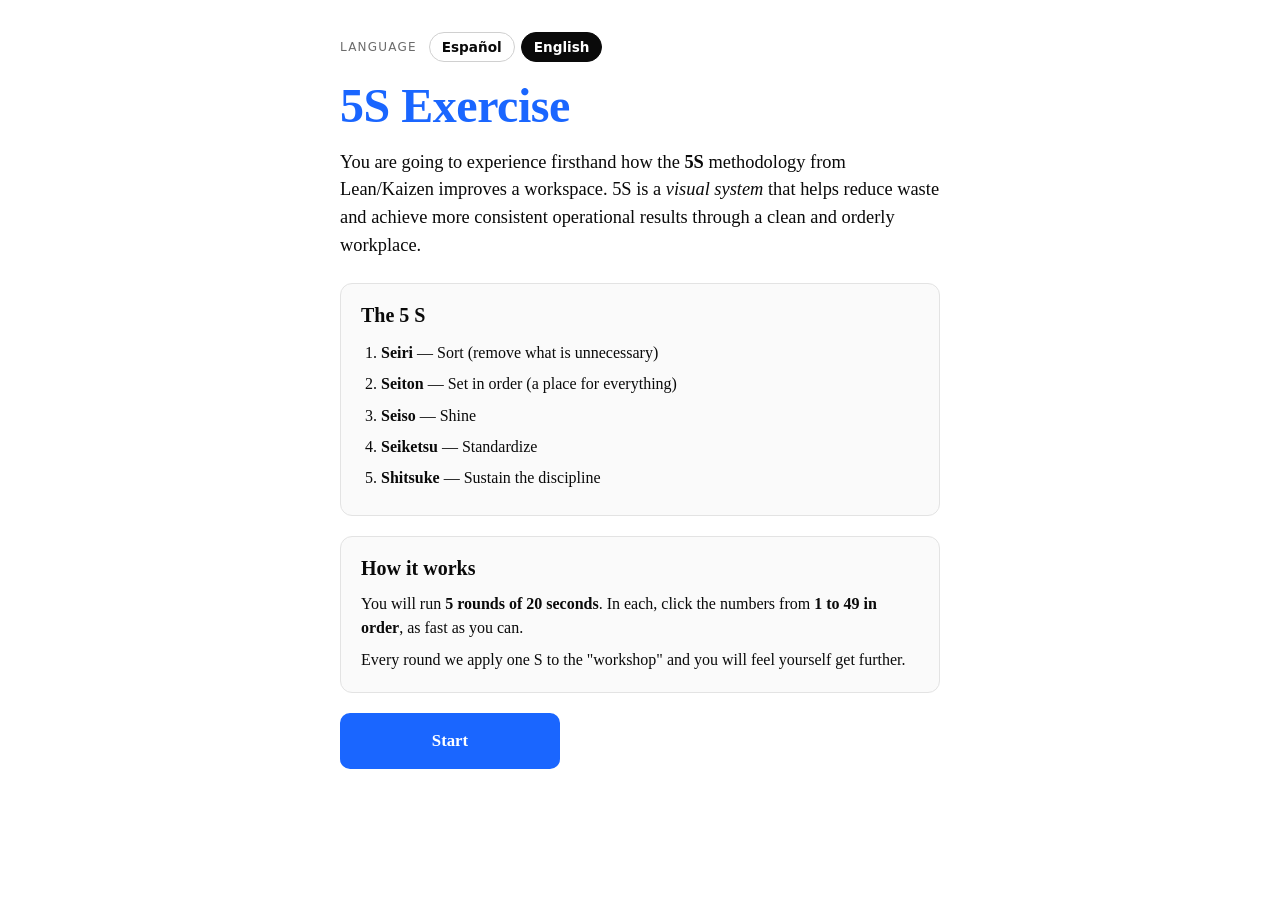
<file: index.html>
<!DOCTYPE html>
<html lang="es">
<head>
  <meta charset="UTF-8">
  <meta name="viewport" content="width=device-width, initial-scale=1, maximum-scale=1, user-scalable=no">
  <meta name="theme-color" content="#ffffff">
  <meta name="description" content="Ejercicio interactivo de las 5S de Lean/Kaizen: vive el impacto de cada S en carne propia.">
  <title>Ejercicio 5S — Lean en carne propia</title>
  <link rel="icon" href="data:image/svg+xml,%3Csvg xmlns='http://www.w3.org/2000/svg' viewBox='0 0 100 100'%3E%3Ctext y='.9em' font-size='90'%3E5%3C/text%3E%3C/svg%3E">
  <link rel="stylesheet" href="./css/base.css">
  <link rel="stylesheet" href="./css/rounds.css">
</head>
<body>
  <main id="app">

    <section class="screen is-active" data-screen="welcome">
      <div class="screen-inner">
        <div class="lang-switch" role="group" aria-label="Language">
          <span class="lang-label" data-i18n="welcome.langLabel">Idioma</span>
          <button type="button" class="lang-btn" data-lang-btn="es" aria-pressed="true">Español</button>
          <button type="button" class="lang-btn" data-lang-btn="en" aria-pressed="false">English</button>
        </div>
        <h1 class="title title-blue" data-i18n="welcome.title">Ejercicio 5S</h1>
        <p class="lede" data-i18n-html="welcome.lede"></p>
        <div class="card">
          <h2 data-i18n="welcome.cardS.title">Las 5 S</h2>
          <ol class="s-list">
            <li data-i18n-html="welcome.cardS.seiri"></li>
            <li data-i18n-html="welcome.cardS.seiton"></li>
            <li data-i18n-html="welcome.cardS.seiso"></li>
            <li data-i18n-html="welcome.cardS.seiketsu"></li>
            <li data-i18n-html="welcome.cardS.shitsuke"></li>
          </ol>
        </div>
        <div class="card">
          <h2 data-i18n="welcome.cardMech.title">La mecánica</h2>
          <p data-i18n-html="welcome.cardMech.p1"></p>
          <p data-i18n="welcome.cardMech.p2"></p>
        </div>
        <button class="btn btn-primary" id="btn-start" data-i18n="welcome.btnStart">Comenzar</button>
      </div>
    </section>

    <section class="screen" data-screen="preRound">
      <div class="screen-inner">
        <p class="eyebrow" id="pre-eyebrow">Ronda 1 de 5</p>
        <h1 class="title" id="pre-title">—</h1>
        <p class="lede" id="pre-description">—</p>
        <div class="card card-task">
          <p class="small" data-i18n="pre.task">Tu tarea</p>
          <h2 class="task-title" data-i18n-html="pre.taskTitle"></h2>
          <p class="small" data-i18n="pre.taskSub">¿Hasta qué número llegas en 20 segundos?</p>
        </div>
        <button class="btn btn-primary" id="btn-pre-start" data-i18n="pre.btnStart">Empezar (20 s)</button>
      </div>
    </section>

    <section class="screen screen-play" data-screen="play">
      <header class="hud" id="hud">
        <div class="hud-cell">
          <span class="hud-label" data-i18n="hud.next">Siguiente</span>
          <span class="hud-value" id="hud-next" aria-live="polite">1</span>
        </div>
        <div class="hud-cell">
          <span class="hud-label" data-i18n="hud.time">Tiempo</span>
          <span class="hud-value" id="hud-time">20.0s</span>
        </div>
        <div class="hud-cell">
          <span class="hud-label" data-i18n="hud.errors">Errores</span>
          <span class="hud-value" id="hud-errors">0</span>
        </div>
      </header>
      <div class="board-wrap">
        <div class="board" id="board"></div>
      </div>
    </section>

    <section class="screen" data-screen="postRound">
      <div class="screen-inner">
        <p class="eyebrow" id="post-eyebrow">Ronda 1 completada</p>
        <h1 class="title title-red" id="post-title">¿Cómo te fue?</h1>
        <div class="card card-result">
          <p class="small" data-i18n="post.llegasteAl">Llegaste al número</p>
          <p class="result-big" id="post-highest">—</p>
          <p class="small" id="post-delta"></p>
          <p class="small muted" id="post-errors">—</p>
        </div>
        <button class="btn btn-primary" id="btn-post-next">Siguiente ronda</button>
      </div>
    </section>

    <section class="screen" data-screen="summary">
      <div class="screen-inner">
        <p class="eyebrow" data-i18n="summary.eyebrow">Shitsuke — Disciplina</p>
        <h1 class="title title-blue" data-i18n="summary.title">¡Bien hecho!</h1>
        <p class="lede" data-i18n="summary.lede"></p>
        <div class="card">
          <h2 data-i18n="summary.progress">Tu progreso</h2>
          <div class="chart" id="chart"></div>
        </div>
        <div class="card">
          <h2 data-i18n="summary.seiketsuNeeds">Seiketsu necesita Shitsuke</h2>
          <p data-i18n-html="summary.sustain1"></p>
          <p class="small muted" data-i18n="summary.sustain2"></p>
        </div>
        <button class="btn btn-primary" id="btn-restart" data-i18n="summary.btnRestart">Reiniciar</button>
      </div>
    </section>

  </main>

  <script type="module" src="./js/main.js"></script>
</body>
</html>
</file>
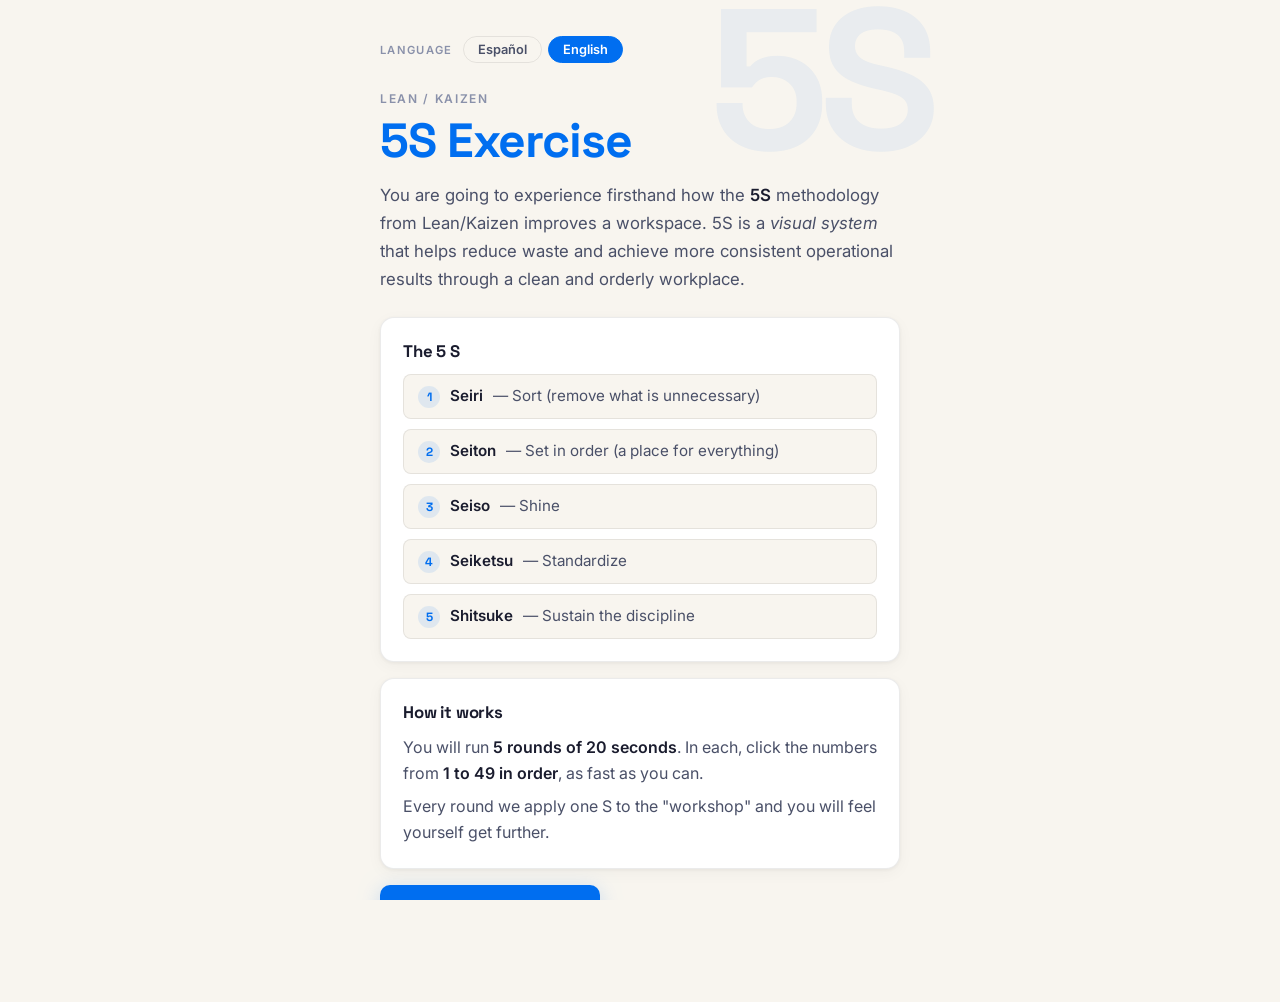
<file: 5S Game.html>
<!DOCTYPE html>
<html lang="es">
<head>
  <meta charset="UTF-8">
  <meta name="viewport" content="width=device-width, initial-scale=1, maximum-scale=1, user-scalable=no">
  <meta name="theme-color" content="#f5f4f0">
  <meta name="description" content="Ejercicio interactivo de las 5S de Lean/Kaizen: vive el impacto de cada S en carne propia.">
  <title>Ejercicio 5S — Lean en carne propia</title>
  <link rel="icon" href="data:image/svg+xml,%3Csvg xmlns='http://www.w3.org/2000/svg' viewBox='0 0 100 100'%3E%3Crect width='100' height='100' rx='20' fill='%231d6bff'/%3E%3Ctext y='.85em' x='50' text-anchor='middle' font-size='72' font-family='sans-serif' font-weight='800' fill='white'%3E5%3C/text%3E%3C/svg%3E">
  <link rel="stylesheet" href="./css/theme.css?v=8">
  <link rel="stylesheet" href="./css/board.css?v=8">
</head>
<body>
  <main id="app">

    <!-- ── Welcome ──────────────────────────────────── -->
    <section class="screen is-active" data-screen="welcome">
      <div class="screen-inner">
        <div class="lang-switch" role="group" aria-label="Language">
          <span class="lang-label" data-i18n="welcome.langLabel">Idioma</span>
          <button type="button" class="lang-btn" data-lang-btn="es" aria-pressed="true">Español</button>
          <button type="button" class="lang-btn" data-lang-btn="en" aria-pressed="false">English</button>
        </div>
        <p class="eyebrow">Lean / Kaizen</p>
        <h1 class="title title-blue" data-i18n="welcome.title">Ejercicio 5S</h1>
        <p class="lede" data-i18n-html="welcome.lede"></p>
        <div class="card">
          <h2 data-i18n="welcome.cardS.title">Las 5 S</h2>
          <ol class="s-list">
            <li data-i18n-html="welcome.cardS.seiri"></li>
            <li data-i18n-html="welcome.cardS.seiton"></li>
            <li data-i18n-html="welcome.cardS.seiso"></li>
            <li data-i18n-html="welcome.cardS.seiketsu"></li>
            <li data-i18n-html="welcome.cardS.shitsuke"></li>
          </ol>
        </div>
        <div class="card">
          <h2 data-i18n="welcome.cardMech.title">La mecánica</h2>
          <p data-i18n-html="welcome.cardMech.p1"></p>
          <p data-i18n="welcome.cardMech.p2"></p>
        </div>
        <button class="btn btn-primary" id="btn-start" data-i18n="welcome.btnStart">Comenzar</button>
      </div>
    </section>

    <!-- ── Pre-round ─────────────────────────────────── -->
    <section class="screen" data-screen="preRound">
      <div class="screen-inner">
        <p class="eyebrow" id="pre-eyebrow">Ronda 1 de 5</p>
        <h1 class="title" id="pre-title">—</h1>
        <p class="lede" id="pre-description">—</p>
        <div id="progress-track-pre"></div>
        <div class="card card-task">
          <p class="small muted" data-i18n="pre.task">Tu tarea</p>
          <h2 class="task-title" data-i18n-html="pre.taskTitle"></h2>
          <p class="small muted" data-i18n="pre.taskSub">¿Hasta qué número llegas en 20 segundos?</p>
        </div>
        <button class="btn btn-primary" id="btn-pre-start" data-i18n="pre.btnStart">Empezar (20 s)</button>
      </div>
    </section>

    <!-- ── Play ──────────────────────────────────────── -->
    <section class="screen screen-play" data-screen="play">
      <header class="hud" id="hud">
        <div class="hud-cell">
          <span class="hud-label" data-i18n="hud.next">Siguiente</span>
          <span class="hud-value" id="hud-next" aria-live="polite">1</span>
        </div>
        <div class="hud-cell">
          <span class="hud-label" data-i18n="hud.time">Tiempo</span>
          <span class="hud-value" id="hud-time">20.0s</span>
        </div>
        <div class="hud-cell">
          <span class="hud-label" data-i18n="hud.errors">Errores</span>
          <span class="hud-value" id="hud-errors">0</span>
        </div>
      </header>
      <div class="board-wrap">
        <div class="board" id="board"></div>
      </div>
    </section>

    <!-- ── Post-round ────────────────────────────────── -->
    <section class="screen" data-screen="postRound">
      <div class="screen-inner">
        <p class="eyebrow" id="post-eyebrow">Ronda 1 completada</p>
        <h1 class="title" id="post-title">¿Cómo te fue?</h1>
        <div id="progress-track-post"></div>
        <div class="card card-result">
          <p class="small muted" data-i18n="post.llegasteAl">Llegaste al número</p>
          <p class="result-big" id="post-highest">—</p>
          <p class="small" id="post-delta"></p>
          <p class="small muted" id="post-errors">—</p>
        </div>
        <button class="btn btn-primary" id="btn-post-next">Siguiente ronda</button>
      </div>
    </section>

    <!-- ── Summary ───────────────────────────────────── -->
    <section class="screen" data-screen="summary">
      <div class="screen-inner">
        <p class="eyebrow" data-i18n="summary.eyebrow">Shitsuke — Disciplina</p>
        <h1 class="title title-blue" data-i18n="summary.title">¡Bien hecho!</h1>
        <p class="lede" data-i18n="summary.lede"></p>
        <div class="card">
          <h2 data-i18n="summary.progress">Tu progreso</h2>
          <div class="chart" id="chart"></div>
        </div>
        <div class="card">
          <h2 data-i18n="summary.seiketsuNeeds">Seiketsu necesita Shitsuke</h2>
          <p data-i18n-html="summary.sustain1"></p>
          <p class="small muted" data-i18n="summary.sustain2"></p>
        </div>
        <button class="btn btn-primary" id="btn-restart" data-i18n="summary.btnRestart">Reiniciar</button>
      </div>
    </section>

  </main>

  <!-- ── Tweaks panel ───────────────────────────────── -->
  <div id="tweaks-panel" role="dialog" aria-label="Tweaks">
    <h3>Tweaks</h3>

    <div class="tweak-toggle">
      <span>Target hint</span>
      <button class="toggle-switch" id="tw-hint" aria-pressed="false"></button>
    </div>

    <div class="tweak-row">
      <div class="tweak-label">
        <span>Number size</span>
        <span class="tweak-val" id="tw-size-val">1.0×</span>
      </div>
      <input type="range" id="tw-size" min="0.7" max="2.5" step="0.1" value="1.0">
    </div>

    <div class="tweak-row">
      <div class="tweak-label">
        <span>Dirt intensity</span>
        <span class="tweak-val" id="tw-dirt-val">Medium</span>
      </div>
      <input type="range" id="tw-dirt" min="0" max="2" step="1" value="1">
    </div>

    <div class="tweak-row">
      <div class="tweak-label">
        <span>Timer</span>
        <span class="tweak-val" id="tw-timer-val">20s</span>
      </div>
      <input type="range" id="tw-timer" min="0" max="3" step="1" value="1">
    </div>
  </div>

  <script src="./js/bundle-v12.js"></script>

  <script>
    // ── Tweaks ────────────────────────────────────────
    const TWEAK_DEFAULTS = /*EDITMODE-BEGIN*/{
      "hintOn": false,
      "sizeMultiplier": 2.5,
      "dirtLevel": 2,
      "timerIndex": 1
    }/*EDITMODE-END*/;

    const TIMER_OPTIONS  = [10, 20, 30, 45];
    const TIMER_LABELS   = ['10s','20s','30s','45s'];
    const DIRT_LABELS    = ['Low','Medium','Hard'];
    // Dirt opacity maxima per level
    const DIRT_OPACITIES = ['0.30','0.65','0.95'];

    window.GAME_TWEAKS = { ...TWEAK_DEFAULTS };

    function applyTweaks() {
      const t = window.GAME_TWEAKS;
      const root = document.documentElement;

      // Tile size
      const base = 72;
      root.style.setProperty('--tile-size', (base * t.sizeMultiplier) + 'px');

      // Dirt opacity via CSS var
      root.style.setProperty('--dirt-opacity-max', DIRT_OPACITIES[t.dirtLevel]);

      // Timer — expose for round.js to read
      window.GAME_TIMER_MS = TIMER_OPTIONS[t.timerIndex] * 1000;

      // Target hint — body class toggles the CSS animation
      document.body.classList.toggle('hint-on', t.hintOn);
    }

    function syncUI() {
      const t = window.GAME_TWEAKS;
      document.getElementById('tw-hint').classList.toggle('on', t.hintOn);
      document.getElementById('tw-hint').setAttribute('aria-pressed', String(t.hintOn));
      document.getElementById('tw-size').value = t.sizeMultiplier;
      document.getElementById('tw-size-val').textContent = t.sizeMultiplier.toFixed(1) + '×';
      document.getElementById('tw-dirt').value = t.dirtLevel;
      document.getElementById('tw-dirt-val').textContent = DIRT_LABELS[t.dirtLevel];
      document.getElementById('tw-timer').value = t.timerIndex;
      document.getElementById('tw-timer-val').textContent = TIMER_LABELS[t.timerIndex];
    }

    // Wire controls
    document.getElementById('tw-hint').addEventListener('click', () => {
      window.GAME_TWEAKS.hintOn = !window.GAME_TWEAKS.hintOn;
      applyTweaks(); syncUI();
      window.parent.postMessage({ type: '__edit_mode_set_keys', edits: { hintOn: window.GAME_TWEAKS.hintOn }}, '*');
    });

    document.getElementById('tw-size').addEventListener('input', e => {
      window.GAME_TWEAKS.sizeMultiplier = parseFloat(e.target.value);
      applyTweaks(); syncUI();
      window.parent.postMessage({ type: '__edit_mode_set_keys', edits: { sizeMultiplier: window.GAME_TWEAKS.sizeMultiplier }}, '*');
    });

    document.getElementById('tw-dirt').addEventListener('input', e => {
      window.GAME_TWEAKS.dirtLevel = parseInt(e.target.value);
      applyTweaks(); syncUI();
      window.parent.postMessage({ type: '__edit_mode_set_keys', edits: { dirtLevel: window.GAME_TWEAKS.dirtLevel }}, '*');
    });

    document.getElementById('tw-timer').addEventListener('input', e => {
      window.GAME_TWEAKS.timerIndex = parseInt(e.target.value);
      applyTweaks(); syncUI();
      window.parent.postMessage({ type: '__edit_mode_set_keys', edits: { timerIndex: window.GAME_TWEAKS.timerIndex }}, '*');
    });

    // Tweaks toggle from host
    window.addEventListener('message', e => {
      if (e.data?.type === '__activate_edit_mode')   document.getElementById('tweaks-panel').classList.add('is-open');
      if (e.data?.type === '__deactivate_edit_mode') document.getElementById('tweaks-panel').classList.remove('is-open');
    });
    window.parent.postMessage({ type: '__edit_mode_available' }, '*');

    // Boot
    applyTweaks();
    syncUI();
  </script>
</body>
</html>
</file>
<file: css/base.css>
:root {
  --ink: #0a0a0a;
  --muted: #6b6b6b;
  --bg: #ffffff;
  --blue: #1a66ff;
  --green: #1f9e4a;
  --red: #e63946;
  --dirt: rgba(80, 60, 40, 0.22);
  --tile-size: 56px;
  --hud-height: 64px;
  --max-content: 640px;
}

@media (max-width: 599px) {
  :root {
    --tile-size: 44px;
    --hud-height: 56px;
  }
}

*, *::before, *::after { box-sizing: border-box; }

html, body {
  margin: 0;
  padding: 0;
  height: 100%;
  background: var(--bg);
  color: var(--ink);
  font-family: Georgia, 'Times New Roman', Times, serif;
  -webkit-font-smoothing: antialiased;
  overflow-x: hidden;
}

body {
  min-height: 100dvh;
  min-height: 100vh;
}

#app { min-height: 100vh; min-height: 100dvh; }

.screen { display: none; }
.screen.is-active { display: block; }

.screen-inner {
  max-width: var(--max-content);
  margin: 0 auto;
  padding: 32px 20px 56px;
}

.eyebrow {
  font-size: 0.85rem;
  text-transform: uppercase;
  letter-spacing: 0.12em;
  color: var(--muted);
  margin: 0 0 8px;
}

.title {
  font-size: clamp(2rem, 6vw, 3rem);
  line-height: 1.1;
  margin: 0 0 16px;
  font-weight: 800;
  letter-spacing: -0.01em;
}
.title-blue { color: var(--blue); }
.title-green { color: var(--green); }
.title-red { color: var(--red); }

.lede {
  font-size: 1.15rem;
  line-height: 1.5;
  margin: 0 0 24px;
}

.small { font-size: 0.9rem; }
.muted { color: var(--muted); }

.card {
  border: 1px solid #e3e3e3;
  border-radius: 12px;
  padding: 20px;
  margin: 0 0 20px;
  background: #fafafa;
}
.card h2 {
  margin: 0 0 12px;
  font-size: 1.25rem;
}
.card p { margin: 0 0 8px; line-height: 1.5; }
.card p:last-child { margin-bottom: 0; }

.card-task { text-align: center; }
.task-title {
  font-size: clamp(1.2rem, 4vw, 1.6rem);
  margin: 8px 0;
  font-weight: 800;
}

.card-result { text-align: center; }
.result-big {
  font-size: clamp(4rem, 18vw, 6.5rem);
  font-weight: 900;
  line-height: 1;
  margin: 4px 0 8px;
  color: var(--blue);
}

.s-list {
  margin: 0;
  padding-left: 20px;
  line-height: 1.7;
}
.s-list li { margin: 4px 0; }

.btn {
  display: inline-block;
  width: 100%;
  padding: 16px 24px;
  font: inherit;
  font-size: 1.05rem;
  font-weight: 700;
  border-radius: 10px;
  border: 2px solid var(--ink);
  background: var(--ink);
  color: #fff;
  cursor: pointer;
  touch-action: manipulation;
  -webkit-tap-highlight-color: transparent;
  transition: transform .08s ease, background .15s ease;
}
.btn:hover { background: #222; }
.btn:active { transform: translateY(1px); }
.btn-primary { background: var(--blue); border-color: var(--blue); }
.btn-primary:hover { background: #0e52db; }

@media (min-width: 600px) {
  .btn { width: auto; min-width: 220px; }
}

.lang-switch {
  display: flex;
  align-items: center;
  gap: 6px;
  margin: 0 0 18px;
  font-family: system-ui, -apple-system, Segoe UI, Roboto, sans-serif;
}
.lang-label {
  font-size: 0.75rem;
  text-transform: uppercase;
  letter-spacing: 0.1em;
  color: var(--muted);
  margin-right: 6px;
}
.lang-btn {
  padding: 6px 12px;
  font: inherit;
  font-size: 0.85rem;
  font-weight: 600;
  border: 1px solid #d0d0d0;
  background: #fff;
  color: var(--ink);
  border-radius: 999px;
  cursor: pointer;
  touch-action: manipulation;
  -webkit-tap-highlight-color: transparent;
  transition: background .15s ease, border-color .15s ease, color .15s ease;
}
.lang-btn:hover { border-color: #888; }
.lang-btn.is-active {
  background: var(--ink);
  border-color: var(--ink);
  color: #fff;
}

.screen-play {
  display: none;
  flex-direction: column;
  height: 100vh;
  height: 100dvh;
  overflow: hidden;
}
.screen-play.is-active { display: flex; }

.hud {
  flex: 0 0 var(--hud-height);
  display: grid;
  grid-template-columns: 1fr 1fr 1fr;
  align-items: center;
  gap: 8px;
  padding: 8px 16px;
  border-bottom: 2px solid var(--ink);
  background: #fff;
  font-family: system-ui, -apple-system, Segoe UI, Roboto, sans-serif;
}
.hud-cell {
  display: flex;
  flex-direction: column;
  align-items: center;
  justify-content: center;
  line-height: 1.1;
}
.hud-label {
  font-size: 0.7rem;
  text-transform: uppercase;
  letter-spacing: 0.08em;
  color: var(--muted);
}
.hud-value {
  font-size: 1.3rem;
  font-weight: 800;
  color: var(--ink);
  font-variant-numeric: tabular-nums;
}
.hud-value.is-warn { color: var(--red); }

.board-wrap {
  flex: 1 1 auto;
  position: relative;
  overflow: hidden;
}

.chart {
  display: flex;
  align-items: flex-end;
  gap: 10px;
  height: 220px;
  padding: 8px 0;
  font-family: system-ui, -apple-system, Segoe UI, Roboto, sans-serif;
}
.chart-bar {
  flex: 1;
  display: flex;
  flex-direction: column;
  align-items: center;
  justify-content: flex-end;
  gap: 6px;
  text-align: center;
}
.chart-bar .bar {
  width: 100%;
  background: var(--blue);
  border-radius: 6px 6px 0 0;
  min-height: 4px;
  transition: height .6s ease;
  position: relative;
  display: flex;
  align-items: flex-start;
  justify-content: center;
}
.chart-bar .bar-val {
  color: #fff;
  font-weight: 800;
  padding: 4px 0;
  font-size: 0.85rem;
}
.chart-bar .bar-label {
  font-size: 0.72rem;
  color: var(--muted);
  line-height: 1.2;
}
.chart-bar.is-best .bar { background: var(--green); }
</file>
<file: css/rounds.css>
.board {
  position: absolute;
  inset: 0;
  background: #fff;
  overflow: hidden;
  user-select: none;
  -webkit-user-select: none;
  touch-action: manipulation;
}

.dirt-layer {
  position: absolute;
  inset: 0;
  pointer-events: none;
  opacity: 0;
  transition: opacity .9s ease;
}
.board.is-dirty .dirt-layer { opacity: 1; }

.num-tile {
  position: absolute;
  display: inline-flex;
  align-items: center;
  justify-content: center;
  background: transparent;
  border: 0;
  padding: 0;
  margin: 0;
  color: var(--ink);
  font-family: Georgia, 'Times New Roman', Times, serif;
  font-weight: 500;
  line-height: 1;
  cursor: pointer;
  touch-action: manipulation;
  -webkit-tap-highlight-color: transparent;
  user-select: none;
  white-space: nowrap;
  transition: opacity .9s ease .08s;
}
.num-tile:focus { outline: none; }
.num-tile:focus-visible { outline: 2px dashed var(--blue); outline-offset: 2px; }

.board.is-dirty .num-tile.is-dim { opacity: 0.30; }
.board:not(.is-dirty) .num-tile.is-dim { opacity: 1; }

.num-tile.is-correct {
  color: #bbb;
  text-decoration: line-through;
  pointer-events: none;
}
.num-tile.is-target {
  animation: tilePulse 1.4s ease-in-out infinite;
}
@keyframes tilePulse {
  0%, 100% { text-shadow: 0 0 0 rgba(26,102,255,0); }
  50% { text-shadow: 0 0 14px rgba(26,102,255,.55); }
}

.num-tile.shake {
  animation: shake .35s;
}
@keyframes shake {
  0%, 100% { transform: var(--tile-transform, none); }
  20% { transform: var(--tile-transform, none) translateX(-6px); }
  40% { transform: var(--tile-transform, none) translateX(6px); }
  60% { transform: var(--tile-transform, none) translateX(-4px); }
  80% { transform: var(--tile-transform, none) translateX(4px); }
}

.board.with-grid-3::before {
  content: "";
  position: absolute;
  inset: 0;
  pointer-events: none;
  background:
    linear-gradient(to right, transparent calc(33.333% - 1px), #111 calc(33.333% - 1px), #111 calc(33.333% + 1px), transparent calc(33.333% + 1px)),
    linear-gradient(to right, transparent calc(66.666% - 1px), #111 calc(66.666% - 1px), #111 calc(66.666% + 1px), transparent calc(66.666% + 1px)),
    linear-gradient(to bottom, transparent calc(33.333% - 1px), #111 calc(33.333% - 1px), #111 calc(33.333% + 1px), transparent calc(33.333% + 1px)),
    linear-gradient(to bottom, transparent calc(66.666% - 1px), #111 calc(66.666% - 1px), #111 calc(66.666% + 1px), transparent calc(66.666% + 1px));
  opacity: 0.85;
}

.board.layout-grid-5x10 {
  display: grid;
  grid-template-columns: repeat(10, 1fr);
  grid-template-rows: repeat(5, 1fr);
  gap: 0;
}
.board.layout-grid-5x10 .cell {
  position: relative;
  border: 1px solid #111;
  margin: -1px 0 0 -1px;
  display: flex;
  align-items: center;
  justify-content: center;
  overflow: hidden;
}
.board.layout-grid-5x10 .num-tile {
  position: static;
  transform: var(--tile-transform, none);
}

.board.clean-anim {
  animation: cleanFlash 1.1s ease;
}
@keyframes cleanFlash {
  0% { background: #fff; }
  30% { background: #eef5ff; }
  100% { background: #fff; }
}

@media (max-width: 599px) {
  .num-tile { font-size: 1rem; }
}
</file>
<file: css/theme.css>
@import url('https://fonts.googleapis.com/css2?family=Space+Grotesk:wght@400;500;600;700;800&family=Inter:wght@400;500;600&display=swap');

:root {
  --bg:        oklch(97% 0.008 80);
  --surface:   oklch(99.5% 0.004 80);
  --card:      #ffffff;
  --border:    rgba(0,0,0,0.08);
  --blue:      oklch(56% 0.22 255);
  --blue-dim:  oklch(56% 0.22 255 / 0.10);
  --blue-glow: oklch(56% 0.22 255 / 0.20);
  --green:     oklch(56% 0.20 148);
  --red:       oklch(55% 0.22 18);
  --amber:     oklch(65% 0.18 65);
  --ink:       #1a1c2e;
  --ink-dim:   #4a5068;
  --muted:     #8a91aa;
  --tile-size: 56px;
  --hud-height: 68px;
  --max-content: 560px;
  --r: 14px;
}

@media (max-width: 599px) {
  :root { --tile-size: 58px; --hud-height: 58px; }
}

*, *::before, *::after { box-sizing: border-box; margin: 0; padding: 0; }

html, body {
  height: 100%;
  background: var(--bg);
  color: var(--ink);
  font-family: 'Inter', system-ui, sans-serif;
  -webkit-font-smoothing: antialiased;
  overflow-x: hidden;
}
body { min-height: 100dvh; }
#app { min-height: 100dvh; }

/* ── Screen transitions ──────────────────────────────── */
.screen { display: none; }
.screen.is-active { display: block; animation: screenIn .35s cubic-bezier(.25,.8,.25,1) both; }
@keyframes screenIn {
  from { opacity: 0; transform: translateY(14px); }
  to   { opacity: 1; transform: translateY(0); }
}

.screen-inner {
  max-width: var(--max-content);
  margin: 0 auto;
  padding: 36px 20px 64px;
}

/* ── Typography ──────────────────────────────────────── */
.eyebrow {
  font-family: 'Inter', sans-serif;
  font-size: .75rem;
  font-weight: 600;
  text-transform: uppercase;
  letter-spacing: .14em;
  color: var(--muted);
  margin-bottom: 10px;
}
.title {
  font-family: 'Space Grotesk', sans-serif;
  font-size: clamp(2rem, 6vw, 3rem);
  line-height: 1.05;
  font-weight: 800;
  letter-spacing: -.02em;
  margin-bottom: 16px;
  color: var(--ink);
}
.title-blue  { color: var(--blue); }
.title-green { color: var(--green); }
.title-red   { color: var(--red); }

.lede {
  font-size: 1.05rem;
  line-height: 1.65;
  color: var(--ink-dim);
  margin-bottom: 24px;
}
.small  { font-size: .875rem; }
.muted  { color: var(--muted); }

/* ── Cards ───────────────────────────────────────────── */
.card {
  background: var(--card);
  border: 1px solid var(--border);
  border-radius: var(--r);
  padding: 22px;
  margin-bottom: 16px;
  box-shadow: 0 1px 4px rgba(0,0,0,.06), 0 4px 16px rgba(0,0,0,.04);
}
.card h2 {
  font-family: 'Space Grotesk', sans-serif;
  font-size: 1.05rem;
  font-weight: 700;
  color: var(--ink);
  margin-bottom: 12px;
  letter-spacing: -.01em;
}
.card p { line-height: 1.6; color: var(--ink-dim); }
.card p + p { margin-top: 8px; }

.card-task { text-align: center; }
.task-title {
  font-family: 'Space Grotesk', sans-serif;
  font-size: clamp(1.15rem, 4vw, 1.5rem);
  font-weight: 800;
  color: var(--ink);
  margin: 10px 0 6px;
  letter-spacing: -.015em;
}
.card-result { text-align: center; }
.result-big {
  font-family: 'Space Grotesk', sans-serif;
  font-size: clamp(4.5rem, 20vw, 7rem);
  font-weight: 800;
  line-height: 1;
  color: var(--blue);
  margin: 6px 0 8px;
  letter-spacing: -.04em;
  text-shadow: 0 0 60px var(--blue-glow);
}

/* ── 5S list ─────────────────────────────────────────── */
.s-list {
  padding-left: 0;
  list-style: none;
  display: flex;
  flex-direction: column;
  gap: 10px;
}
.s-list li {
  display: flex;
  align-items: baseline;
  gap: 10px;
  color: var(--ink-dim);
  font-size: .95rem;
  line-height: 1.5;
  padding: 10px 14px;
  background: oklch(97% 0.008 80);
  border-radius: 8px;
  border: 1px solid var(--border);
  counter-increment: s-counter;
}
.s-list li::before {
  content: counter(s-counter);
  font-family: 'Space Grotesk', sans-serif;
  font-size: .75rem;
  font-weight: 800;
  color: var(--blue);
  background: var(--blue-dim);
  border-radius: 50%;
  width: 22px;
  height: 22px;
  display: inline-flex;
  align-items: center;
  justify-content: center;
  flex-shrink: 0;
}
ol.s-list { counter-reset: s-counter; }
.s-list strong { color: var(--ink); font-weight: 600; }

/* ── Buttons ─────────────────────────────────────────── */
.btn {
  display: inline-flex;
  align-items: center;
  justify-content: center;
  width: 100%;
  padding: 16px 28px;
  font-family: 'Space Grotesk', sans-serif;
  font-size: 1rem;
  font-weight: 700;
  border-radius: 10px;
  border: none;
  background: var(--surface);
  color: var(--ink);
  cursor: pointer;
  touch-action: manipulation;
  -webkit-tap-highlight-color: transparent;
  transition: transform .1s ease, box-shadow .15s ease, background .15s ease;
  letter-spacing: -.01em;
}
.btn:active { transform: translateY(1px) scale(.99); }
.btn-primary {
  background: var(--blue);
  color: #fff;
  box-shadow: 0 0 0 0 var(--blue-glow), 0 4px 20px var(--blue-glow);
}
.btn-primary:hover {
  box-shadow: 0 0 0 4px var(--blue-dim), 0 4px 28px var(--blue-glow);
}
@media (min-width: 600px) { .btn { width: auto; min-width: 220px; } }

/* ── Language switch ─────────────────────────────────── */
.lang-switch {
  display: flex;
  align-items: center;
  gap: 6px;
  margin-bottom: 28px;
}
.lang-label {
  font-size: .7rem;
  font-weight: 600;
  text-transform: uppercase;
  letter-spacing: .12em;
  color: var(--muted);
  margin-right: 4px;
}
.lang-btn {
  padding: 5px 14px;
  font-family: 'Inter', sans-serif;
  font-size: .8rem;
  font-weight: 600;
  border: 1px solid var(--border);
  background: transparent;
  color: var(--ink-dim);
  border-radius: 999px;
  cursor: pointer;
  touch-action: manipulation;
  transition: all .15s ease;
}
.lang-btn:hover { border-color: var(--blue); color: var(--ink); }
.lang-btn.is-active {
  background: var(--blue);
  border-color: var(--blue);
  color: #fff;
}

/* ── Welcome: hero decoration ────────────────────────── */
[data-screen="welcome"] .screen-inner {
  position: relative;
}
[data-screen="welcome"] .screen-inner::before {
  content: "5S";
  position: absolute;
  top: -20px; right: -10px;
  font-family: 'Space Grotesk', sans-serif;
  font-size: clamp(120px, 30vw, 200px);
  font-weight: 800;
  color: var(--blue);
  opacity: .06;
  pointer-events: none;
  line-height: 1;
  user-select: none;
  letter-spacing: -.05em;
}

/* ── Pre-round: round badge ──────────────────────────── */
[data-screen="preRound"] .eyebrow,
[data-screen="postRound"] .eyebrow {
  display: inline-flex;
  align-items: center;
  gap: 8px;
  background: var(--blue-dim);
  border: 1px solid oklch(60% 0.22 255 / 0.25);
  border-radius: 999px;
  padding: 4px 14px 4px 10px;
  color: var(--blue);
  margin-bottom: 18px;
}
[data-screen="preRound"] .eyebrow::before,
[data-screen="postRound"] .eyebrow::before {
  content: "";
  display: inline-block;
  width: 6px; height: 6px;
  border-radius: 50%;
  background: var(--blue);
  flex-shrink: 0;
}

/* ── HUD ─────────────────────────────────────────────── */
.screen-play {
  display: none;
  flex-direction: column;
  height: 100vh;
  height: 100dvh;
  overflow: hidden;
  background: var(--bg);
  color: var(--ink);
}
.screen-play.is-active {
  display: flex;
  animation: none; /* play screen appears instantly */
}
.hud {
  flex: 0 0 var(--hud-height);
  display: grid;
  grid-template-columns: 1fr 1fr 1fr;
  align-items: center;
  padding: 0 20px;
  background: var(--surface);
  border-bottom: 1px solid var(--border);
  font-family: 'Space Grotesk', sans-serif;
  position: relative;
  z-index: 2;
  box-shadow: 0 1px 8px rgba(0,0,0,.06);
}
.hud::after {
  content: '';
  position: absolute;
  inset: 0;
  background: linear-gradient(to bottom, var(--blue-dim), transparent);
  pointer-events: none;
}
.hud-cell {
  display: flex;
  flex-direction: column;
  align-items: center;
  justify-content: center;
  gap: 2px;
}
.hud-label {
  font-size: .65rem;
  font-weight: 600;
  text-transform: uppercase;
  letter-spacing: .12em;
  color: var(--muted);
}
.hud-value {
  font-size: 1.4rem;
  font-weight: 800;
  color: var(--ink);
  font-variant-numeric: tabular-nums;
  letter-spacing: -.02em;
  transition: color .2s ease;
}
.hud-value.is-warn { color: var(--red); }

.board-wrap {
  flex: 1 1 auto;
  position: relative;
  overflow: hidden;
}

/* ── Summary chart ───────────────────────────────────── */
.chart {
  display: flex;
  align-items: flex-end;
  gap: 10px;
  height: 180px;
  padding: 8px 0 0;
  font-family: 'Space Grotesk', sans-serif;
}
.chart-bar {
  flex: 1;
  display: flex;
  flex-direction: column;
  align-items: center;
  justify-content: flex-end;
  gap: 8px;
}
.chart-bar .bar {
  width: 100%;
  background: linear-gradient(to top, oklch(55% 0.22 255), oklch(65% 0.22 255));
  border-radius: 6px 6px 0 0;
  min-height: 4px;
  animation: barGrow .7s cubic-bezier(.25,.8,.25,1) both;
  transform-origin: bottom;
  display: flex;
  align-items: flex-start;
  justify-content: center;
  padding-top: 6px;
  position: relative;
}
@keyframes barGrow {
  from { transform: scaleY(0); opacity: 0; }
  to   { transform: scaleY(1); opacity: 1; }
}
.chart-bar:nth-child(1) .bar { animation-delay: .05s; }
.chart-bar:nth-child(2) .bar { animation-delay: .15s; }
.chart-bar:nth-child(3) .bar { animation-delay: .25s; }
.chart-bar:nth-child(4) .bar { animation-delay: .35s; }
.chart-bar:nth-child(5) .bar { animation-delay: .45s; }
.bar-val {
  font-size: .8rem;
  font-weight: 800;
  color: #fff;
  line-height: 1;
}
.chart-bar .bar-label {
  font-size: .7rem;
  font-weight: 600;
  color: var(--muted);
  text-align: center;
  line-height: 1.2;
}
.chart-bar.is-best .bar {
  background: linear-gradient(to top, var(--green), oklch(72% 0.20 148));
  box-shadow: 0 0 24px oklch(66% 0.20 148 / 0.40);
}

/* ── Delta indicators ────────────────────────────────── */
#post-delta strong { font-weight: 700; }

/* ── Misc ────────────────────────────────────────────── */
strong { color: var(--ink); font-weight: 600; }

/* ── Progress Track ──────────────────────────────────── */
.pt-track {
  display: flex;
  align-items: center;
  gap: 0;
  margin: 20px 0 4px;
  padding: 4px 0;
}
.pt-step {
  display: flex;
  flex-direction: column;
  align-items: center;
  gap: 5px;
  flex: 0 0 auto;
  min-width: 44px;
}
.pt-connector {
  flex: 1 1 auto;
  height: 2px;
  background: var(--border);
  border-radius: 1px;
  margin-bottom: 28px;
  transition: background .4s ease;
}
.pt-connector.done { background: var(--green); }

.pt-bubble {
  width: 34px; height: 34px;
  border-radius: 50%;
  display: flex; align-items: center; justify-content: center;
  font-family: 'Space Grotesk', sans-serif;
  font-size: .85rem;
  font-weight: 800;
  transition: background .3s ease, color .3s ease, box-shadow .3s ease;
  background: #e8eaf0;
  color: var(--muted);
  border: 2px solid transparent;
}
.pt-step.done .pt-bubble {
  background: var(--green);
  color: #fff;
  box-shadow: 0 0 0 3px oklch(56% 0.20 148 / 0.15);
}
.pt-step.active .pt-bubble {
  background: var(--blue);
  color: #fff;
  border-color: var(--blue);
  box-shadow: 0 0 0 4px var(--blue-dim);
  animation: ptPulse 2s ease-in-out infinite;
}
@keyframes ptPulse {
  0%,100% { box-shadow: 0 0 0 4px var(--blue-dim); }
  50%      { box-shadow: 0 0 0 7px var(--blue-dim); }
}
.pt-name {
  font-family: 'Space Grotesk', sans-serif;
  font-size: .62rem;
  font-weight: 700;
  text-transform: uppercase;
  letter-spacing: .06em;
  color: var(--muted);
}
.pt-step.done .pt-name  { color: var(--green); }
.pt-step.active .pt-name { color: var(--blue); }
.pt-score {
  font-family: 'Space Grotesk', sans-serif;
  font-size: .7rem;
  font-weight: 700;
  color: var(--muted);
  height: 14px;
}
.pt-step.done .pt-score { color: var(--ink); }

/* ── Tweaks panel ────────────────────────────────────── */
#tweaks-panel {
  position: fixed;
  bottom: 24px; right: 20px;
  width: 260px;
  background: var(--card);
  border: 1px solid var(--border);
  border-radius: 16px;
  padding: 18px 20px 20px;
  box-shadow: 0 8px 32px rgba(0,0,0,.12), 0 2px 8px rgba(0,0,0,.06);
  z-index: 999;
  display: none;
  font-family: 'Space Grotesk', sans-serif;
}
#tweaks-panel.is-open { display: block; animation: screenIn .25s ease both; }
#tweaks-panel h3 {
  font-size: .8rem;
  font-weight: 800;
  text-transform: uppercase;
  letter-spacing: .12em;
  color: var(--muted);
  margin: 0 0 16px;
}
.tweak-row {
  margin-bottom: 16px;
}
.tweak-label {
  display: flex;
  justify-content: space-between;
  align-items: center;
  font-size: .82rem;
  font-weight: 600;
  color: var(--ink);
  margin-bottom: 7px;
}
.tweak-val {
  font-size: .75rem;
  color: var(--blue);
  font-weight: 700;
}
.tweak-row input[type=range] {
  width: 100%;
  accent-color: var(--blue);
  cursor: pointer;
}
.tweak-toggle {
  display: flex;
  align-items: center;
  justify-content: space-between;
  margin-bottom: 14px;
}
.tweak-toggle span {
  font-size: .82rem;
  font-weight: 600;
  color: var(--ink);
}
.toggle-switch {
  width: 40px; height: 22px;
  background: #d0d4de;
  border-radius: 11px;
  position: relative;
  cursor: pointer;
  transition: background .2s ease;
  border: none;
  outline: none;
  flex-shrink: 0;
}
.toggle-switch.on { background: var(--blue); }
.toggle-switch::after {
  content: '';
  position: absolute;
  left: 3px; top: 3px;
  width: 16px; height: 16px;
  border-radius: 50%;
  background: #fff;
  transition: transform .2s ease;
  box-shadow: 0 1px 3px rgba(0,0,0,.2);
}
.toggle-switch.on::after { transform: translateX(18px); }

/* ── Scrollbar ───────────────────────────────────────── */
::-webkit-scrollbar { width: 6px; }
::-webkit-scrollbar-track { background: var(--bg); }
::-webkit-scrollbar-thumb { background: var(--surface); border-radius: 3px; }
</file>
<file: css/board.css>
/* ── Board ───────────────────────────────────────────── */
.board {
  position: absolute;
  inset: 0;
  background: var(--bg);
  overflow: hidden;
  user-select: none;
  -webkit-user-select: none;
  touch-action: manipulation;
}

/* ── Dirt layer — warm amber overlay ────────────────── */
.dirt-layer {
  position: absolute;
  inset: 0;
  pointer-events: none;
  opacity: 0;
  transition: opacity .9s ease;
  mix-blend-mode: normal;
}
.board.is-dirty .dirt-layer { opacity: 1; }

/* ── Number tiles — chip style ───────────────────────── */
.num-tile {
  position: absolute;
  display: inline-flex;
  align-items: center;
  justify-content: center;
  background: #f8f2e8;
  border: 1.5px solid #c8b89a;
  border-radius: 6px;
  box-shadow: 0 2px 6px rgba(0,0,0,0.13), inset 0 1px 0 rgba(255,255,255,0.6);
  padding: 0;
  color: var(--ink);
  font-weight: 700;
  line-height: 1;
  cursor: pointer;
  touch-action: manipulation;
  -webkit-tap-highlight-color: transparent;
  user-select: none;
  white-space: nowrap;
  transition: opacity .5s ease, box-shadow .15s ease;
  will-change: transform;
}
.num-tile:focus { outline: none; }
.num-tile:focus-visible { outline: 2px dashed var(--blue); outline-offset: 4px; }

/* Dimmed tiles (dirty rounds): very faint but readable */
.board.is-dirty .num-tile.is-dim { opacity: 0.22; }
/* Keep dim tiles faded even after cleaning — preserves difficulty */
.board:not(.is-dirty) .num-tile.is-dim { opacity: 0.38; }

/* Underline for 6 and 9 to distinguish when rotated */
.num-tile.has-underline {
  text-decoration: underline;
  text-underline-offset: 3px;
  text-decoration-thickness: 1.5px;
}

/* Correct: struck through, ghosted */
.num-tile.is-correct {
  background: #e8f0e8;
  border-color: #aacbaa;
  color: var(--muted);
  text-decoration: line-through;
  text-decoration-color: var(--muted);
  pointer-events: none;
  opacity: 0.5;
  box-shadow: none;
}

/* Dirt layer opacity controlled by tweak */
.board.is-dirty .dirt-layer {
  opacity: var(--dirt-opacity-max, 1);
}

/* Target hint — only animate when body.hint-on */
body.hint-on .num-tile.is-target {
  color: var(--blue) !important;
  animation: tilePulse 1.5s ease-in-out infinite;
}
@keyframes tilePulse {
  0%, 100% { text-shadow: 0 0 0 transparent; filter: brightness(1); }
  50%       { text-shadow: 0 0 18px var(--blue-glow), 0 0 36px var(--blue-glow); filter: brightness(1.3); }
}

/* Wrong click: shake */
.num-tile.shake {
  animation: tileShake .35s ease;
}
@keyframes tileShake {
  0%, 100% { transform: var(--tile-transform, none); }
  20%       { transform: var(--tile-transform, none) translateX(-7px); }
  40%       { transform: var(--tile-transform, none) translateX(7px); }
  60%       { transform: var(--tile-transform, none) translateX(-4px); }
  80%       { transform: var(--tile-transform, none) translateX(4px); }
}

/* ── Round 3: 3×3 grid lines ─────────────────────────── */
.board.with-grid-3::before {
  content: "";
  position: absolute;
  inset: 0;
  pointer-events: none;
  background:
    linear-gradient(to right,  transparent calc(33.333% - 1px), rgba(0,0,0,0.18) calc(33.333% - 1px), rgba(0,0,0,0.18) calc(33.333% + 1px), transparent calc(33.333% + 1px)),
    linear-gradient(to right,  transparent calc(66.666% - 1px), rgba(0,0,0,0.18) calc(66.666% - 1px), rgba(0,0,0,0.18) calc(66.666% + 1px), transparent calc(66.666% + 1px)),
    linear-gradient(to bottom, transparent calc(33.333% - 1px), rgba(0,0,0,0.18) calc(33.333% - 1px), rgba(0,0,0,0.18) calc(33.333% + 1px), transparent calc(33.333% + 1px)),
    linear-gradient(to bottom, transparent calc(66.666% - 1px), rgba(0,0,0,0.18) calc(66.666% - 1px), rgba(0,0,0,0.18) calc(66.666% + 1px), transparent calc(66.666% + 1px));
  z-index: 0;
}

/* ── Round 5: 5×10 standardized grid ────────────────── */
.board.layout-grid-5x10 {
  display: grid;
  grid-template-columns: repeat(10, 1fr);
  grid-template-rows: repeat(5, 1fr);
  gap: 0;
  background: var(--bg);
}
.board.layout-grid-5x10 .cell {
  position: relative;
  border: 1px solid rgba(0,0,0,0.08);
  margin: -1px 0 0 -1px;
  display: flex;
  align-items: center;
  justify-content: center;
  overflow: visible;
  z-index: 0;
}
/* Grid layout: tiles inside cells are static, no absolute pos */
.board.layout-grid-5x10 .num-tile {
  position: static;
  transform: var(--tile-transform, none);
  background: #f8f2e8;
  border: 1.5px solid #c8b89a;
  border-radius: 6px;
  box-shadow: 0 2px 6px rgba(0,0,0,0.13), inset 0 1px 0 rgba(255,255,255,0.6);
}

/* Persistent dim: preserves faded state from earlier rounds (e.g. grid round) */
.num-tile.is-persistent-dim { opacity: 0.28; }
.confetti-particle {
  position: fixed;
  width: 7px;
  height: 7px;
  border-radius: 2px;
  pointer-events: none;
  z-index: 9999;
  animation: confettiFly 0.7s ease-out forwards;
}
@keyframes confettiFly {
  0%   { transform: translate(0,0) rotate(0deg) scale(1); opacity: 1; }
  100% { transform: translate(var(--cx), var(--cy)) rotate(var(--cr)) scale(0.4); opacity: 0; }
}

/* ── Clean animation (Shine round) ──────────────────── */
.board.clean-anim {
  animation: cleanFlash 1.2s ease;
}
@keyframes cleanFlash {
  0%   { background: var(--bg); }
  25%  { background: oklch(94% 0.06 255); }
  60%  { background: oklch(96% 0.04 255); }
  100% { background: var(--bg); }
}

@media (max-width: 599px) {
  .num-tile { font-size: 1.05rem; }
}
</file>
